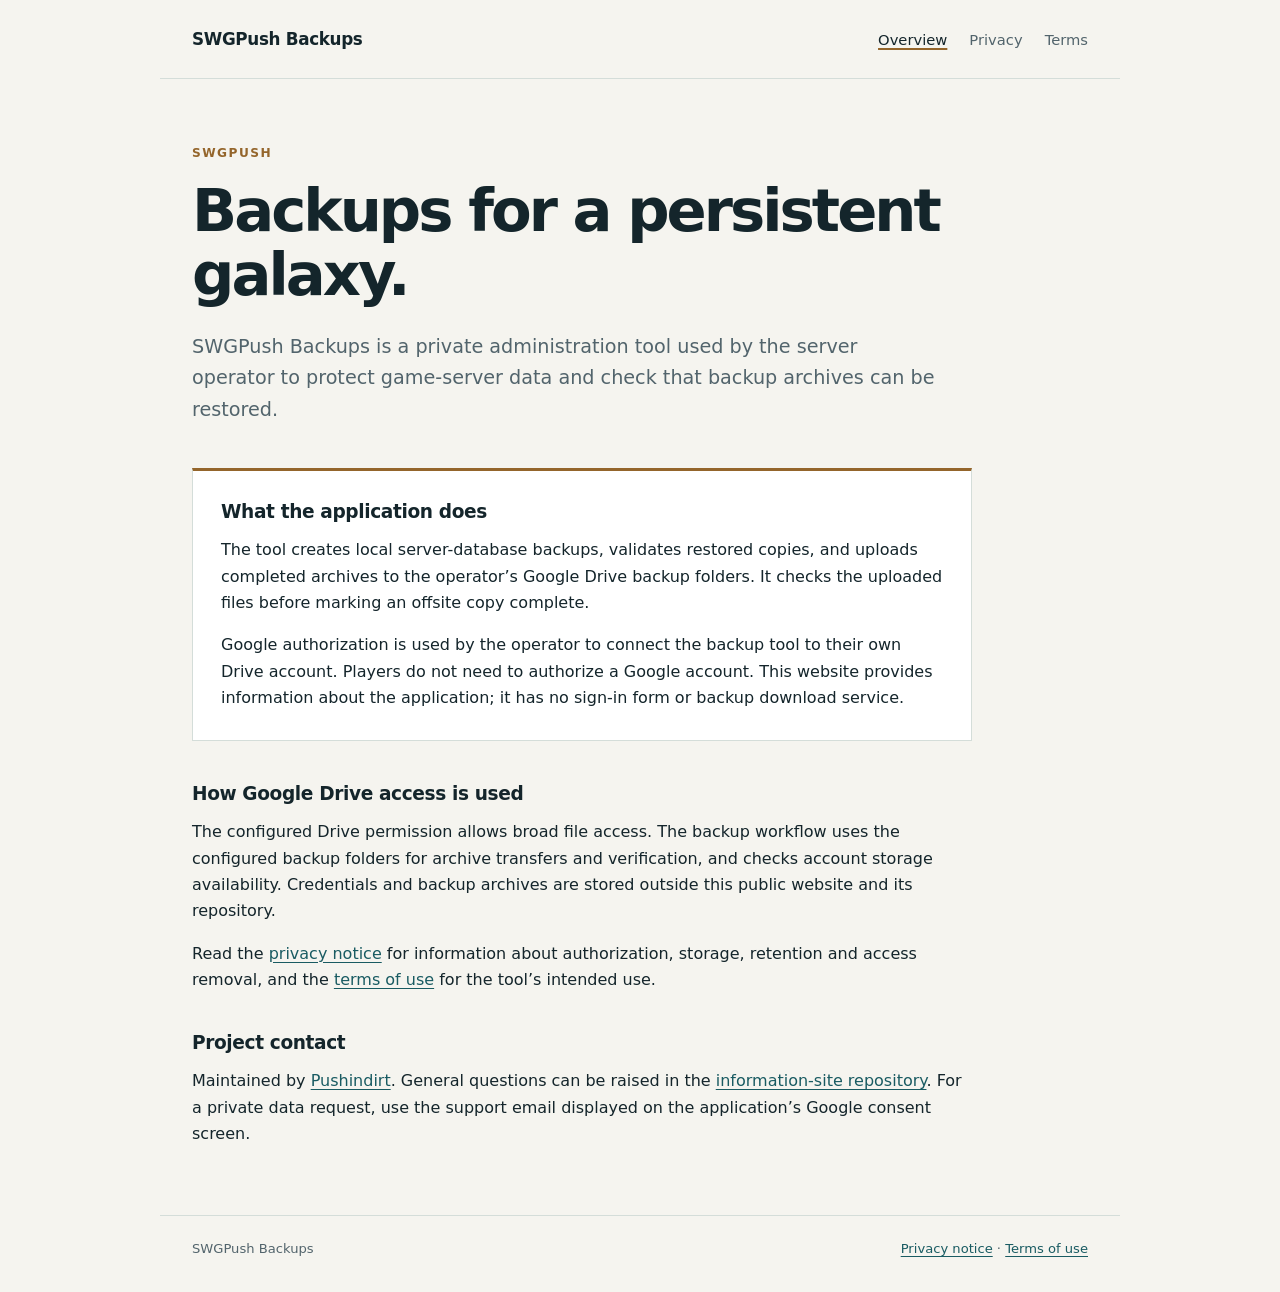
<file: index.html>
<!doctype html>
<html lang="en">
<head>
  <meta charset="utf-8">
  <meta name="viewport" content="width=device-width, initial-scale=1">
  <meta name="description" content="SWGPush Backups: private backup administration for SWGPush.">
  <title>SWGPush Backups</title>
  <link rel="stylesheet" href="styles.css">
</head>
<body>
  <a class="skip" href="#main">Skip to content</a>
  <header class="site-header">
    <a class="brand" href="index.html">SWGPush Backups</a>
    <nav aria-label="Main navigation">
      <a href="index.html" aria-current="page">Overview</a>
      <a href="privacy.html">Privacy</a>
      <a href="terms.html">Terms</a>
    </nav>
  </header>
  <main id="main">
    <p class="eyebrow">SWGPush</p>
    <h1>Backups for a persistent galaxy.</h1>
    <p class="lead">SWGPush Backups is a private administration tool used by the server operator to protect game-server data and check that backup archives can be restored.</p>
    <section class="card" aria-labelledby="purpose">
      <h2 id="purpose">What the application does</h2>
      <p>The tool creates local server-database backups, validates restored copies, and uploads completed archives to the operator’s Google Drive backup folders. It checks the uploaded files before marking an offsite copy complete.</p>
      <p>Google authorization is used by the operator to connect the backup tool to their own Drive account. Players do not need to authorize a Google account. This website provides information about the application; it has no sign-in form or backup download service.</p>
    </section>
    <section aria-labelledby="data">
      <h2 id="data">How Google Drive access is used</h2>
      <p>The configured Drive permission allows broad file access. The backup workflow uses the configured backup folders for archive transfers and verification, and checks account storage availability. Credentials and backup archives are stored outside this public website and its repository.</p>
      <p>Read the <a href="privacy.html">privacy notice</a> for information about authorization, storage, retention and access removal, and the <a href="terms.html">terms of use</a> for the tool’s intended use.</p>
    </section>
    <section aria-labelledby="contact">
      <h2 id="contact">Project contact</h2>
      <p>Maintained by <a href="https://github.com/Pushindirt">Pushindirt</a>. General questions can be raised in the <a href="https://github.com/Pushindirt/pushindirt.github.io/issues">information-site repository</a>. For a private data request, use the support email displayed on the application’s Google consent screen.</p>
    </section>
  </main>
  <footer><span>SWGPush Backups</span><span><a href="privacy.html">Privacy notice</a> · <a href="terms.html">Terms of use</a></span></footer>
</body>
</html>
</file>
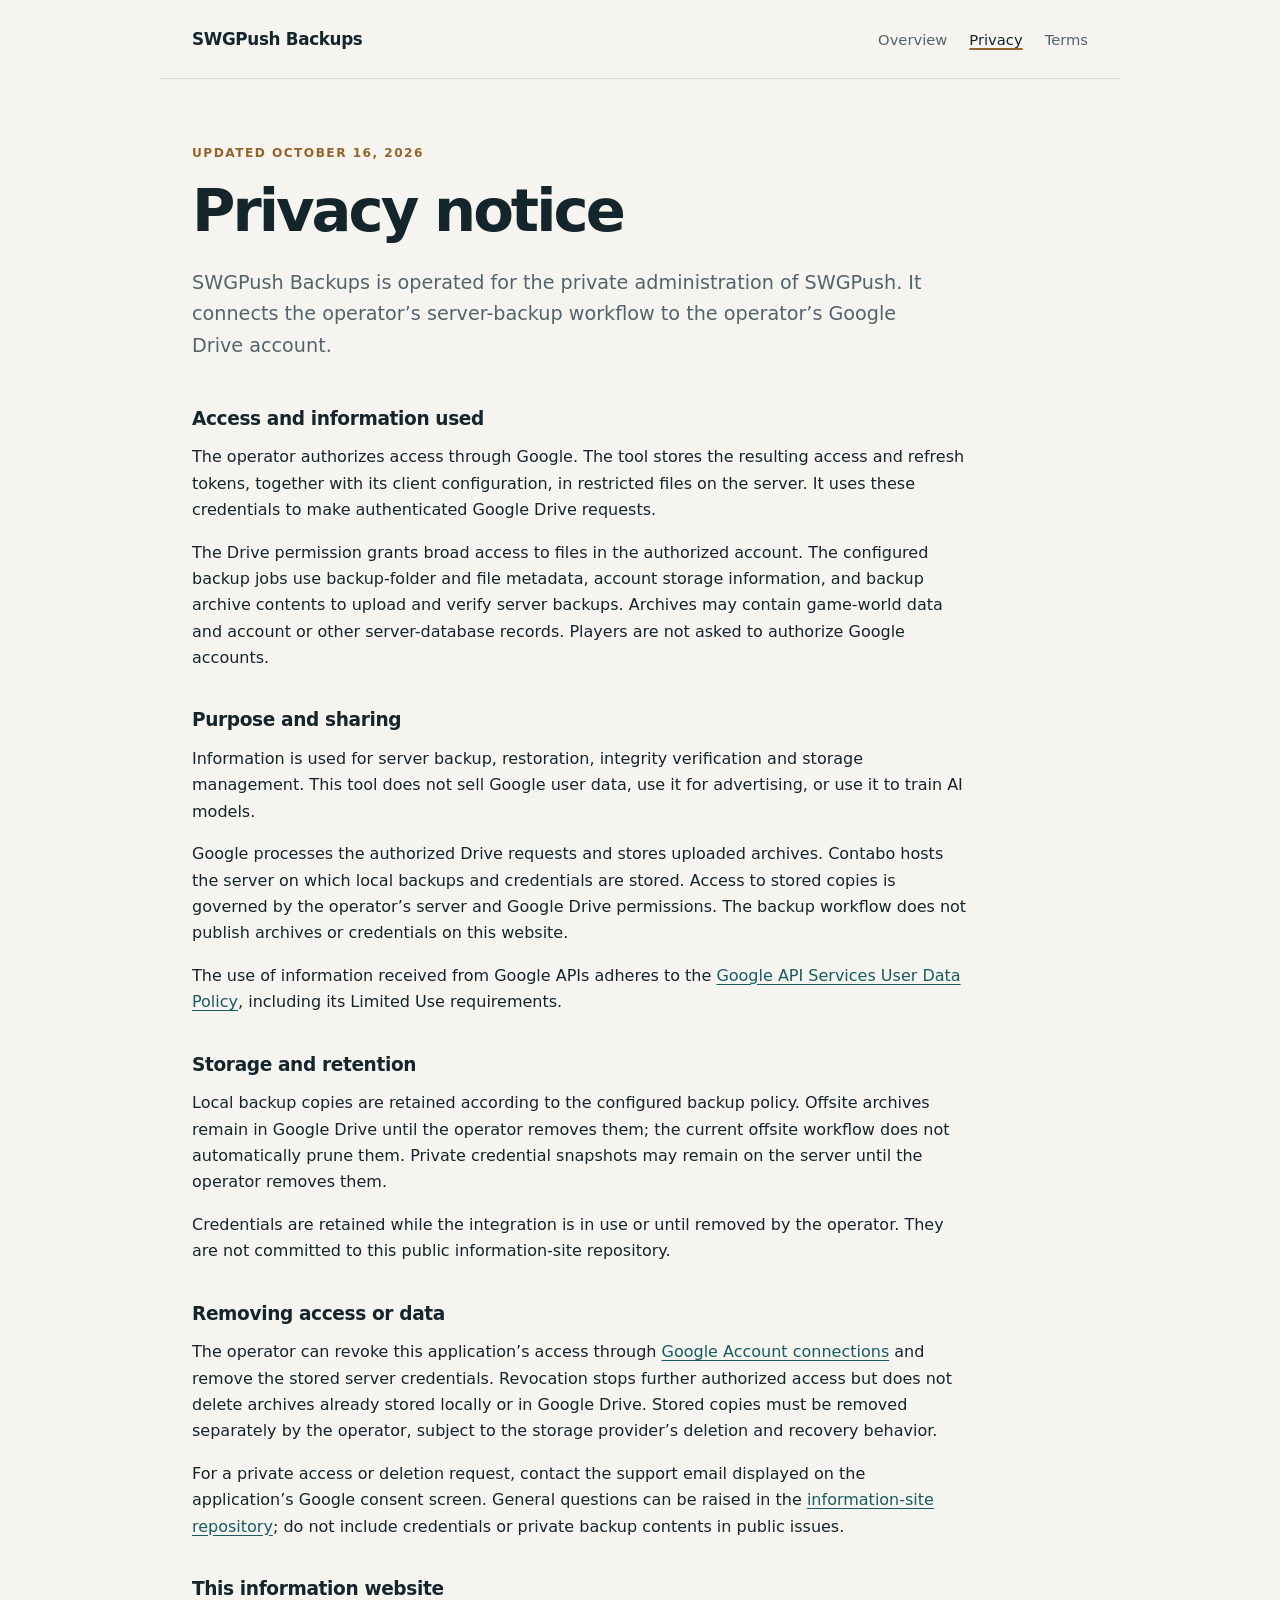
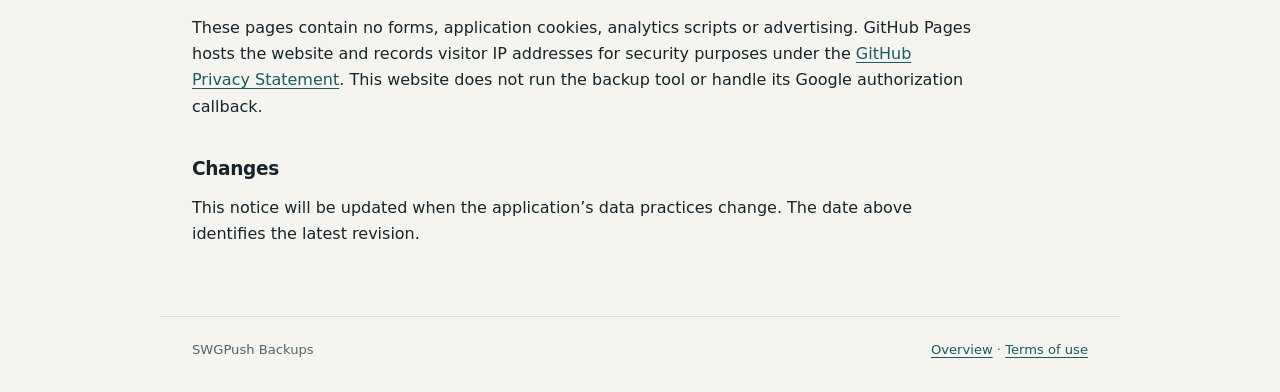
<file: privacy.html>
<!doctype html>
<html lang="en">
<head>
  <meta charset="utf-8">
  <meta name="viewport" content="width=device-width, initial-scale=1">
  <meta name="description" content="How SWGPush Backups accesses, uses and stores Google Drive data.">
  <title>Privacy notice · SWGPush Backups</title>
  <link rel="stylesheet" href="styles.css">
</head>
<body>
  <a class="skip" href="#main">Skip to content</a>
  <header class="site-header">
    <a class="brand" href="index.html">SWGPush Backups</a>
    <nav aria-label="Main navigation">
      <a href="index.html">Overview</a>
      <a href="privacy.html" aria-current="page">Privacy</a>
      <a href="terms.html">Terms</a>
    </nav>
  </header>
  <main id="main">
    <p class="eyebrow">Updated October 16, 2026</p>
    <h1>Privacy notice</h1>
    <p class="lead">SWGPush Backups is operated for the private administration of SWGPush. It connects the operator’s server-backup workflow to the operator’s Google Drive account.</p>
    <section>
      <h2>Access and information used</h2>
      <p>The operator authorizes access through Google. The tool stores the resulting access and refresh tokens, together with its client configuration, in restricted files on the server. It uses these credentials to make authenticated Google Drive requests.</p>
      <p>The Drive permission grants broad access to files in the authorized account. The configured backup jobs use backup-folder and file metadata, account storage information, and backup archive contents to upload and verify server backups. Archives may contain game-world data and account or other server-database records. Players are not asked to authorize Google accounts.</p>
    </section>
    <section>
      <h2>Purpose and sharing</h2>
      <p>Information is used for server backup, restoration, integrity verification and storage management. This tool does not sell Google user data, use it for advertising, or use it to train AI models.</p>
      <p>Google processes the authorized Drive requests and stores uploaded archives. Contabo hosts the server on which local backups and credentials are stored. Access to stored copies is governed by the operator’s server and Google Drive permissions. The backup workflow does not publish archives or credentials on this website.</p>
      <p>The use of information received from Google APIs adheres to the <a href="https://developers.google.com/terms/api-services-user-data-policy">Google API Services User Data Policy</a>, including its Limited Use requirements.</p>
    </section>
    <section>
      <h2>Storage and retention</h2>
      <p>Local backup copies are retained according to the configured backup policy. Offsite archives remain in Google Drive until the operator removes them; the current offsite workflow does not automatically prune them. Private credential snapshots may remain on the server until the operator removes them.</p>
      <p>Credentials are retained while the integration is in use or until removed by the operator. They are not committed to this public information-site repository.</p>
    </section>
    <section>
      <h2>Removing access or data</h2>
      <p>The operator can revoke this application’s access through <a href="https://myaccount.google.com/connections">Google Account connections</a> and remove the stored server credentials. Revocation stops further authorized access but does not delete archives already stored locally or in Google Drive. Stored copies must be removed separately by the operator, subject to the storage provider’s deletion and recovery behavior.</p>
      <p>For a private access or deletion request, contact the support email displayed on the application’s Google consent screen. General questions can be raised in the <a href="https://github.com/Pushindirt/pushindirt.github.io/issues">information-site repository</a>; do not include credentials or private backup contents in public issues.</p>
    </section>
    <section>
      <h2>This information website</h2>
      <p>These pages contain no forms, application cookies, analytics scripts or advertising. GitHub Pages hosts the website and records visitor IP addresses for security purposes under the <a href="https://docs.github.com/en/site-policy/privacy-policies/github-general-privacy-statement">GitHub Privacy Statement</a>. This website does not run the backup tool or handle its Google authorization callback.</p>
    </section>
    <section>
      <h2>Changes</h2>
      <p>This notice will be updated when the application’s data practices change. The date above identifies the latest revision.</p>
    </section>
  </main>
  <footer><span>SWGPush Backups</span><span><a href="index.html">Overview</a> · <a href="terms.html">Terms of use</a></span></footer>
</body>
</html>
</file>
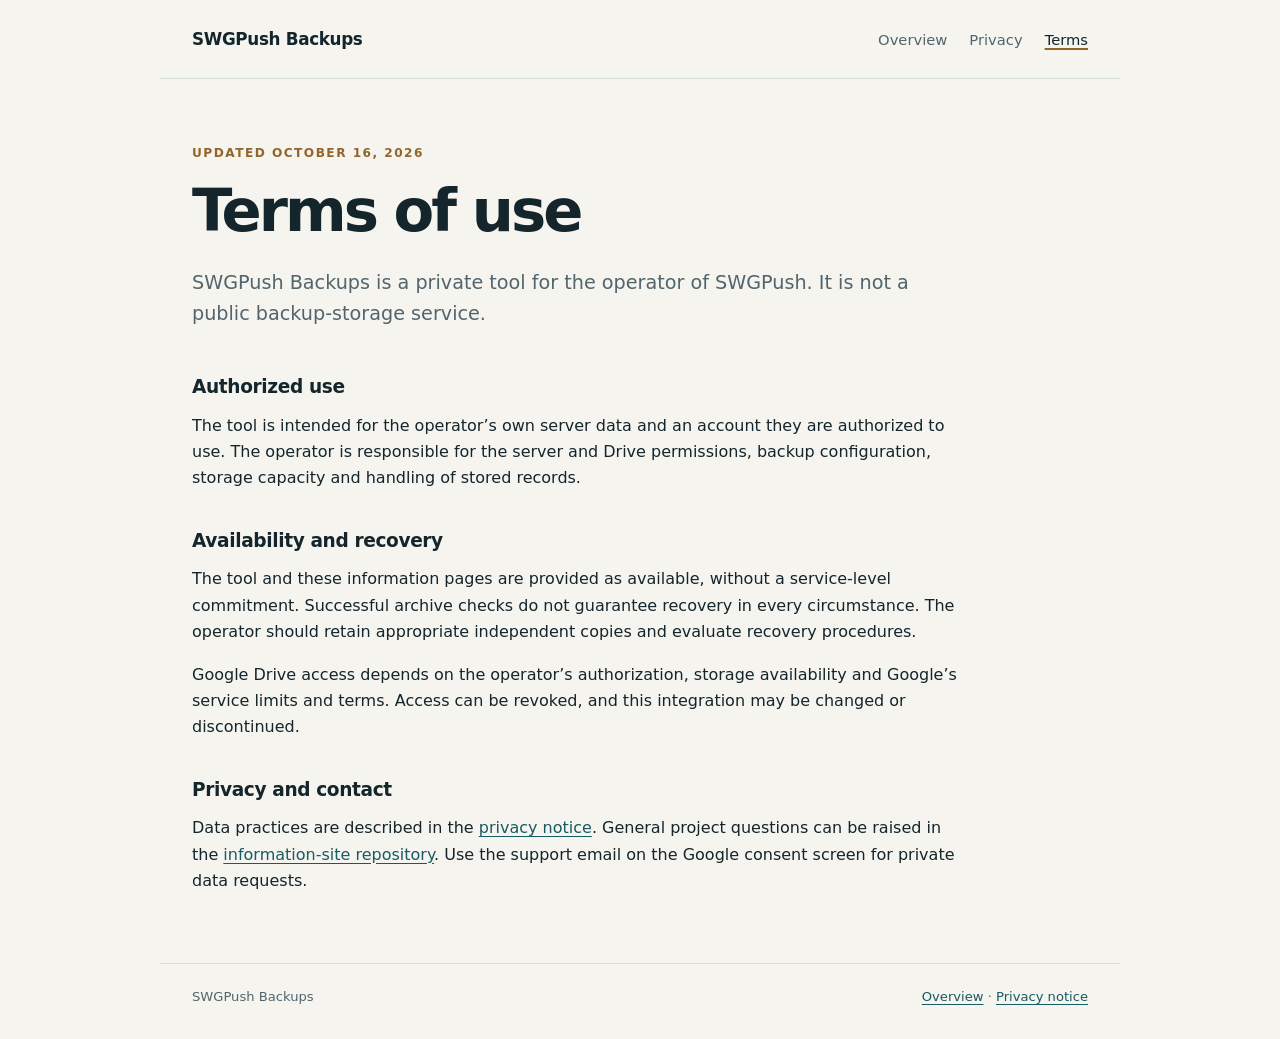
<file: terms.html>
<!doctype html>
<html lang="en">
<head>
  <meta charset="utf-8">
  <meta name="viewport" content="width=device-width, initial-scale=1">
  <meta name="description" content="Intended use and access conditions for SWGPush Backups.">
  <title>Terms of use · SWGPush Backups</title>
  <link rel="stylesheet" href="styles.css">
</head>
<body>
  <a class="skip" href="#main">Skip to content</a>
  <header class="site-header">
    <a class="brand" href="index.html">SWGPush Backups</a>
    <nav aria-label="Main navigation">
      <a href="index.html">Overview</a>
      <a href="privacy.html">Privacy</a>
      <a href="terms.html" aria-current="page">Terms</a>
    </nav>
  </header>
  <main id="main">
    <p class="eyebrow">Updated October 16, 2026</p>
    <h1>Terms of use</h1>
    <p class="lead">SWGPush Backups is a private tool for the operator of SWGPush. It is not a public backup-storage service.</p>
    <section>
      <h2>Authorized use</h2>
      <p>The tool is intended for the operator’s own server data and an account they are authorized to use. The operator is responsible for the server and Drive permissions, backup configuration, storage capacity and handling of stored records.</p>
    </section>
    <section>
      <h2>Availability and recovery</h2>
      <p>The tool and these information pages are provided as available, without a service-level commitment. Successful archive checks do not guarantee recovery in every circumstance. The operator should retain appropriate independent copies and evaluate recovery procedures.</p>
      <p>Google Drive access depends on the operator’s authorization, storage availability and Google’s service limits and terms. Access can be revoked, and this integration may be changed or discontinued.</p>
    </section>
    <section>
      <h2>Privacy and contact</h2>
      <p>Data practices are described in the <a href="privacy.html">privacy notice</a>. General project questions can be raised in the <a href="https://github.com/Pushindirt/pushindirt.github.io/issues">information-site repository</a>. Use the support email on the Google consent screen for private data requests.</p>
    </section>
  </main>
  <footer><span>SWGPush Backups</span><span><a href="index.html">Overview</a> · <a href="privacy.html">Privacy notice</a></span></footer>
</body>
</html>
</file>
<file: styles.css>
:root { color-scheme: light; --ink:#14252b; --muted:#52646c; --paper:#f5f4ef; --line:#d4ddd9; --accent:#94652b; --link:#195b62; }
* { box-sizing:border-box; }
html { font-family:system-ui,-apple-system,BlinkMacSystemFont,"Segoe UI",sans-serif; line-height:1.65; background:var(--paper); color:var(--ink); }
body { margin:0; }
a { color:var(--link); text-underline-offset:.2em; }
a:hover { text-decoration-thickness:2px; }
a:focus-visible { outline:3px solid var(--accent); outline-offset:4px; }
.skip { position:absolute; left:1rem; top:-5rem; padding:.5rem 1rem; background:white; z-index:2; }
.skip:focus { top:.5rem; }
.site-header, main, footer { max-width:960px; margin:0 auto; padding-left:32px; padding-right:32px; }
.site-header { padding-top:26px; padding-bottom:24px; display:flex; align-items:center; justify-content:space-between; gap:24px; border-bottom:1px solid var(--line); }
.brand { color:var(--ink); font-size:1.05rem; font-weight:750; text-decoration:none; letter-spacing:-.02em; }
nav { display:flex; gap:22px; flex-wrap:wrap; font-size:.92rem; }
nav a { color:var(--muted); text-decoration:none; }
nav a[aria-current] { color:var(--ink); text-decoration:underline; text-decoration-color:var(--accent); text-decoration-thickness:2px; }
main { padding-top:64px; padding-bottom:52px; }
.eyebrow { color:var(--accent); text-transform:uppercase; letter-spacing:.12em; font-size:.76rem; font-weight:750; margin:0 0 16px; }
h1 { font-size:clamp(2.2rem,5.5vw,3.7rem); line-height:1.08; letter-spacing:-.05em; max-width:760px; margin:0 0 24px; }
.lead { color:var(--muted); font-size:1.2rem; line-height:1.65; max-width:750px; margin-bottom:42px; }
section { max-width:780px; margin-top:34px; }
h2 { font-size:1.16rem; letter-spacing:-.02em; margin:0 0 10px; }
p { margin:0 0 16px; }
.card { background:white; border:1px solid var(--line); border-top:3px solid var(--accent); padding:26px 28px 12px; margin-bottom:38px; }
footer { border-top:1px solid var(--line); padding-top:22px; padding-bottom:32px; display:flex; justify-content:space-between; gap:16px; color:var(--muted); font-size:.82rem; }
@media(max-width:600px) {
  .site-header, main, footer { padding-left:22px; padding-right:22px; }
  .site-header { align-items:flex-start; flex-direction:column; gap:14px; }
  main { padding-top:40px; }
  .lead { font-size:1.08rem; margin-bottom:30px; }
  .card { padding:21px 22px 8px; }
  footer { flex-direction:column; gap:8px; }
}
@media print {
  html { background:white; font-size:10pt; }
  .site-header, main, footer { padding-left:0; padding-right:0; }
  main { padding-top:24px; padding-bottom:20px; }
  h1 { font-size:30pt; }
  .lead { font-size:12pt; margin-bottom:22px; }
  section { break-inside:avoid; margin-top:22px; }
  .card { padding:16px; }
}
</file>
